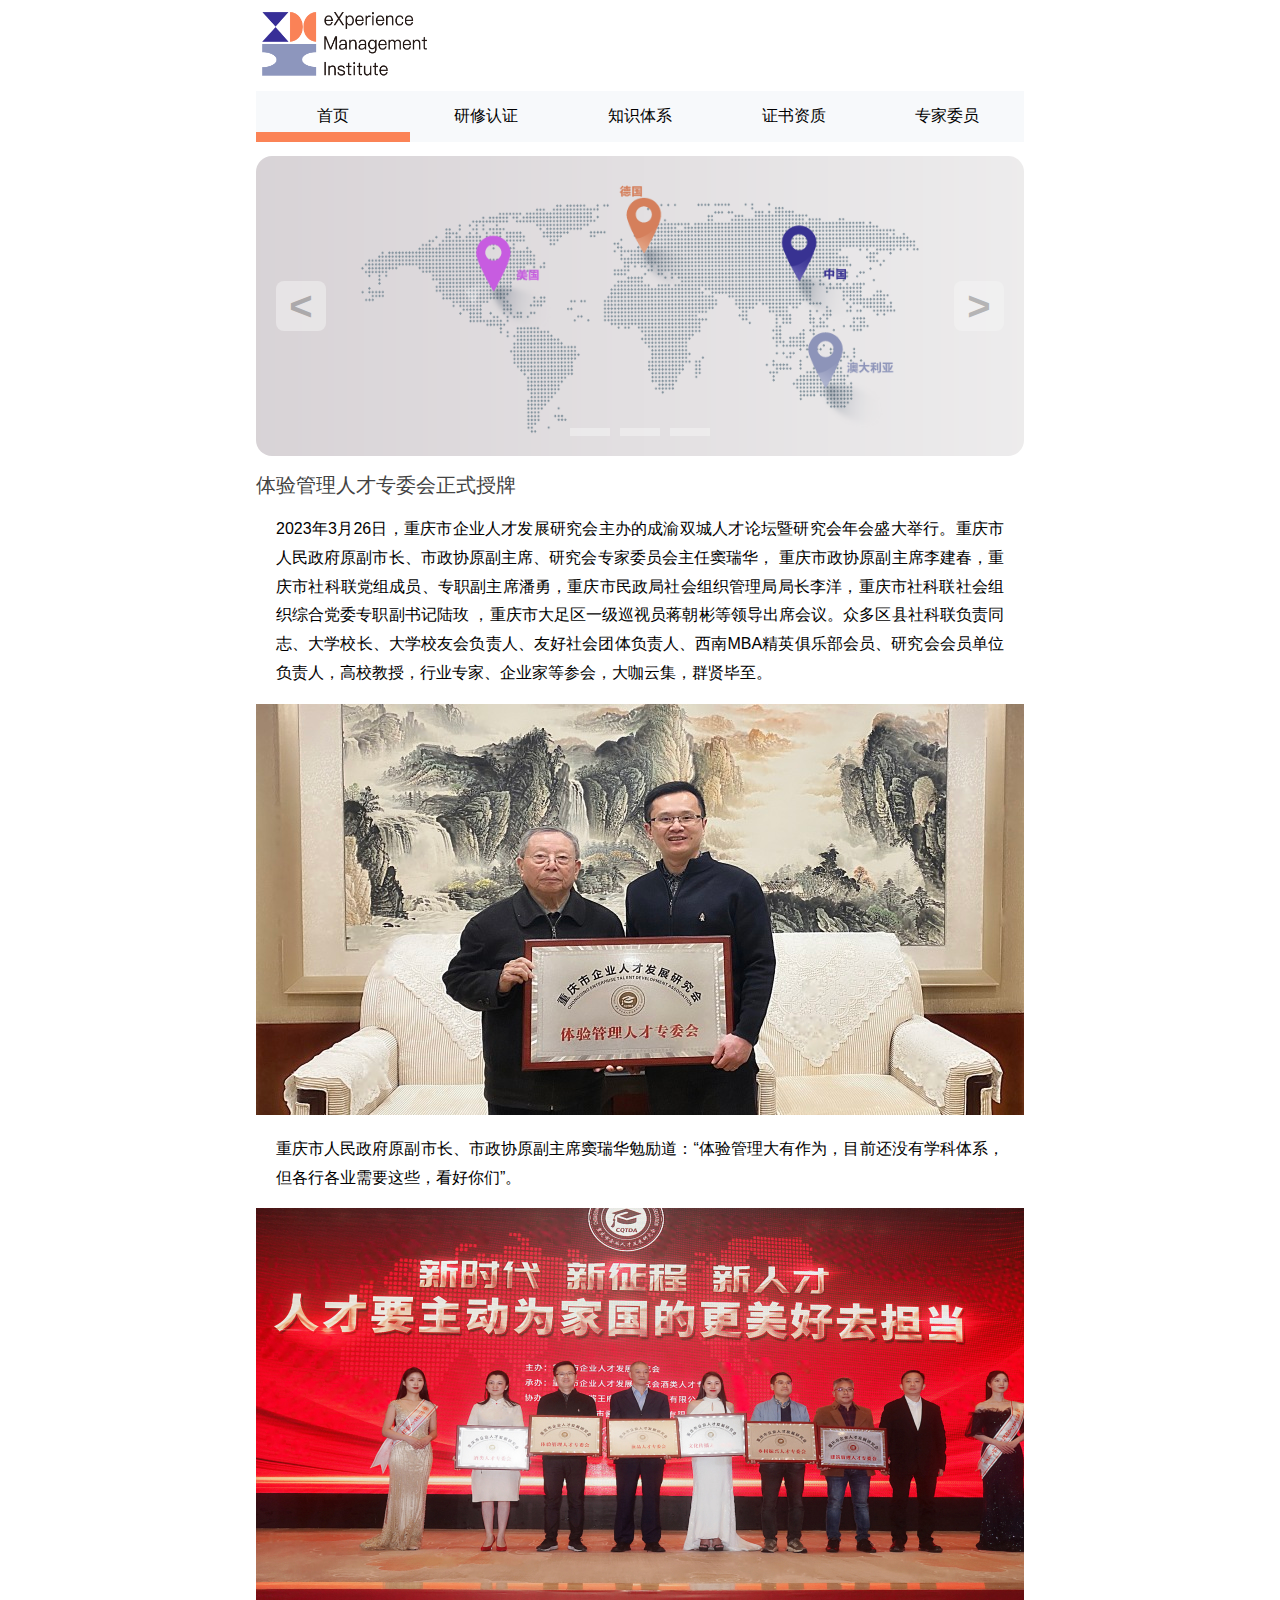
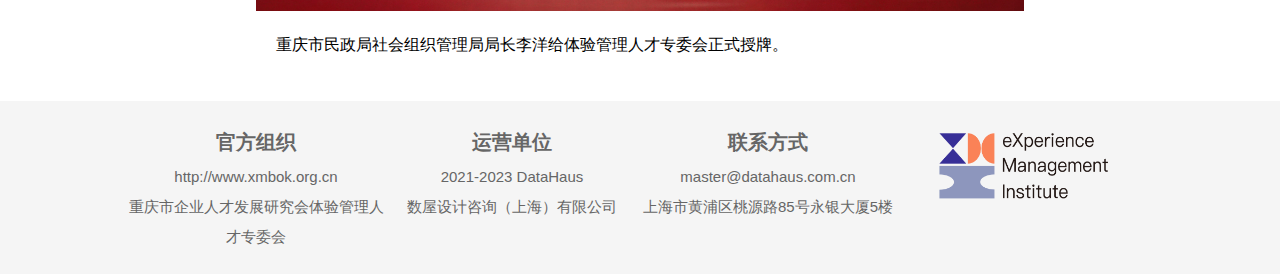
<file: index.html>
<!DOCTYPE html>
<html lang="en">

<head>
    <meta charset="UTF-8">
    <meta http-equiv="X-UA-Compatible" content="IE=edge">
    <meta name="viewport" content="width=device-width, initial-scale=1.0">
    <link rel="shortcut icon" href="./images/icon/favicon.ico">
    <link rel="stylesheet" type="text/css" href="./css/body.css">
    <link rel="stylesheet" type="text/css" href="./css/header.css">
    <link rel="stylesheet" type="text/css" href="./css/topnav.css">
    <link rel="stylesheet" type="text/css" href="./css/content.css">
    <link rel="stylesheet" type="text/css" href="./css/footer.css">
    <link rel="stylesheet" type="text/css" href="./css/show.css">
    <link rel="stylesheet" type="text/css" href="./css/carousel.css">
    <link rel="stylesheet" type="text/css" href="./css/totop.css">
    <title>首页</title>
</head>

<body>


    <script type="text/javascript" src="./js/chooseNav.js"></script>
    <script type="text/javascript" src="./js/carousel.js"></script>
    <script type="text/javascript" src="./js/goToTop.js"></script>

    <div class="container" style="min-height: 100%;display: flex;flex-direction: column;">
        <!-- 页面头 -->
        <div class="header">
            <!-- logo -->
            <div style="padding-top: 1px; margin-bottom: -1px;">
                <img src="./images/header_photo.png" style="height: 78px;">
            </div>
            <!--横向导航栏-->
            <div class="topnav">
                <ul id="navList">
                    <li id="home" class="nav-item active" onclick="window.location.href='index.html'">首页</li>
                    <li id="certification" class="nav-item" onclick="window.location.href='certification.html'">研修认证
                    </li>
                    <li id="knowledge" class="nav-item" onclick="window.location.href='knowledge.html'">知识体系</li>
                    <li id="qualification" class="nav-item" onclick="window.location.href='qualification.html'">证书资质
                    </li>
                    <li id="committee" class="nav-item" onclick="window.location.href='committee.html'">专家委员</li>
                </ul>
            </div>
        </div>



        <!-- 页面内容区域 -->
        <div class="content">

            <div class="left"></div>

            <div class="center">


                <div class="carousel">
                    <div class="container">
                        <a href="https://www.baidu.com" target="_blank"><img src="./images/first.png" /></a>
                        <a href="https://www.baidu.com" target="_blank"><img src="./images/third.png" /></a>
                        <a href="https://www.baidu.com" target="_blank"><img src="./images/second.png" /></a>
                    </div>
                    <div class="shift">
                        <div id="btn-left" class="btn left">&lt;</div>
                        <div id="btn-right" class="btn right">&gt;</div>
                    </div>
                    <div class="bottom"></div>
                </div>


                <p class=" title"><span class="title-area">体验管理人才专委会正式授牌</span></p>
                <p class="text">
                    <span
                        class="text-area">2023年3月26日，重庆市企业人才发展研究会主办的成渝双城人才论坛暨研究会年会盛大举行。重庆市人民政府原副市长、市政协原副主席、研究会专家委员会主任窦瑞华，
                        重庆市政协原副主席李建春，重庆市社科联党组成员、专职副主席潘勇，重庆市民政局社会组织管理局局长李洋，重庆市社科联社会组织综合党委专职副书记陆玫
                        ，重庆市大足区一级巡视员蒋朝彬等领导出席会议。众多区县社科联负责同志、大学校长、大学校友会负责人、友好社会团体负责人、西南MBA精英俱乐部会员、研究会会员单位负责人，高校教授，行业专家、企业家等参会，大咖云集，群贤毕至。</span>
                </p>
                <img src="./images/glory_one.jpg">
                <p class="text">
                    <span class="text-area">重庆市人民政府原副市长、市政协原副主席窦瑞华勉励道：“体验管理大有作为，目前还没有学科体系，但各行各业需要这些，看好你们”。</span>
                </p>
                <img src="./images/glory_two.jpg">
                <p class="text">
                    <span class="text-area">重庆市民政局社会组织管理局局长李洋给体验管理人才专委会正式授牌。</span>
                </p>
            </div>
            <div class="right">
                <img class="gototop" src="./images/back_top.png" width="60" id="img" onclick="javascript:window.scrollTo(0,0)">
            </div>
        </div>

        <!-- 页面底 -->
        <div class="footer">
            <div class="footer-container">
                <div class="item" name="organizations">
                    <h4>
                        <span style="font-size: 20px;">官方组织</span><br>
                        <span style="font-weight: 200;">
                            http://www.xmbok.org.cn
                        </span><br>
                        <span style="font-weight: 200;">
                            重庆市企业人才发展研究会体验管理人才专委会
                        </span>
                    </h4>
                </div>
                <div class="item" name="operating">
                    <h4>
                        <span style="font-size: 20px;">运营单位</span><br>
                        <span style="font-weight: 200;">
                            2021-2023 DataHaus
                        </span><br>
                        <span style="font-weight: 200;">
                            数屋设计咨询（上海）有限公司
                        </span>
                    </h4>
                </div>
                <div class="item" name="contact">
                    <h4><span style="font-size: 20px;">联系方式</span><br>
                        <span style="font-weight: 200;">
                            master@datahaus.com.cn
                        </span><br>
                        <span style="font-weight: 200;">
                            上海市黄浦区桃源路85号永银大厦5楼
                        </span>
                    </h4>
                </div>
                <div class="item" name="logo">
                    <img src="./images/header_photo.png" height="80px" style="padding-top: 25px;  cursor: pointer;"
                        onclick="window.location.href='index.html'">
                </div>

            </div>

        </div>


    </div>


</body>

</html>
</file>
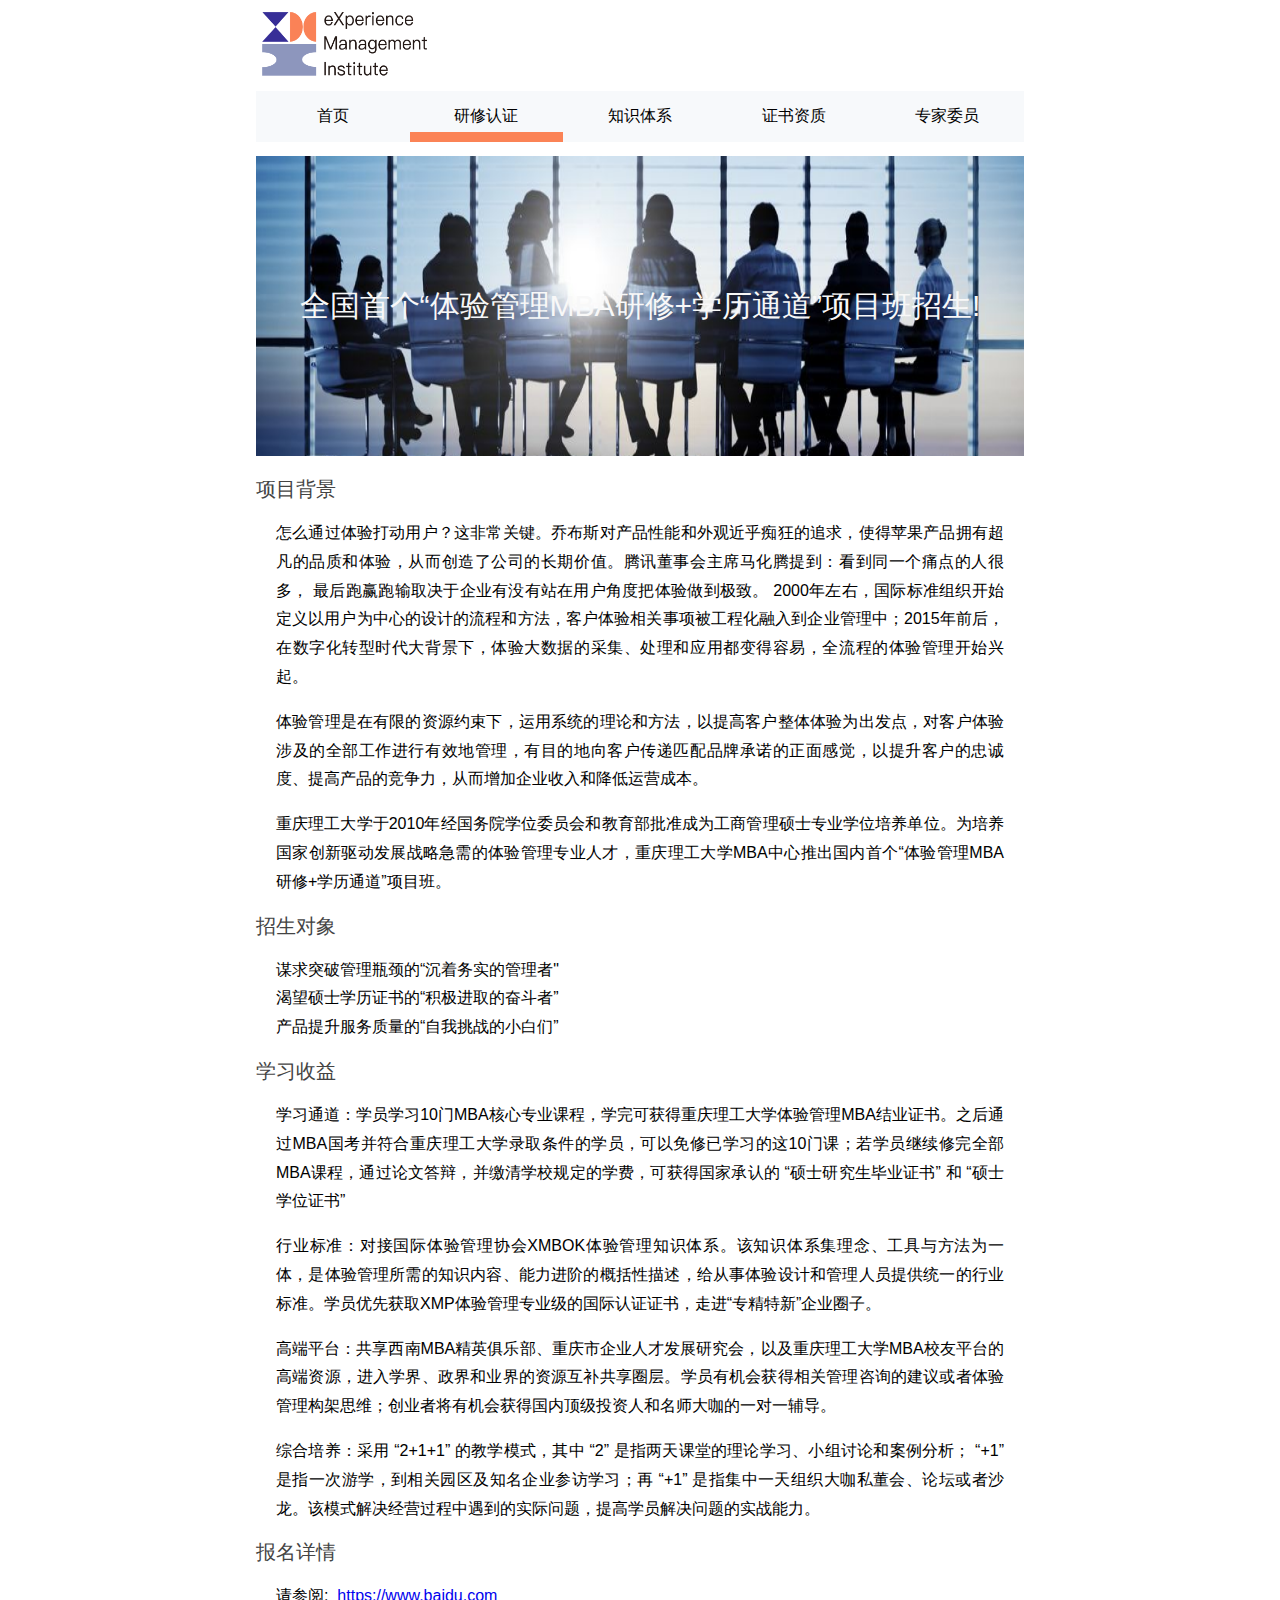
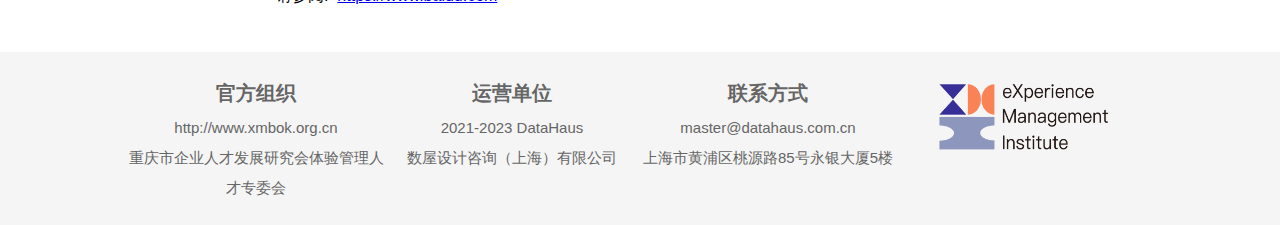
<file: certification.html>
<!DOCTYPE html>
<html lang="en">

<head>
    <meta charset="UTF-8">
    <meta http-equiv="X-UA-Compatible" content="IE=edge">
    <meta name="viewport" content="width=device-width, initial-scale=1.0">
    <link rel="shortcut icon" href="./images/icon/favicon.ico">
    <link rel="stylesheet" type="text/css" href="./css/body.css">
    <link rel="stylesheet" type="text/css" href="./css/header.css">
    <link rel="stylesheet" type="text/css" href="./css/topnav.css">
    <link rel="stylesheet" type="text/css" href="./css/content.css">
    <link rel="stylesheet" type="text/css" href="./css/footer.css">
    <link rel="stylesheet" type="text/css" href="./css/show.css">
    <link rel="stylesheet" type="text/css" href="./css/totop.css">
    <link rel="stylesheet" type="text/css" href="./css/bigImg.css">
    <title>研修认证</title>
</head>

<body>

    <script type="text/javascript" src="./js/chooseNav.js"></script>
    <script type="text/javascript" src="./js/goToTop.js"></script>

    <div class="container" style="min-height: 100%;display: flex;flex-direction: column;">
        <!-- 页面头 -->
        <div class="header">
            <!-- logo -->
            <div style="padding-top: 1px; margin-bottom: -1px;">
                <img src="./images/header_photo.png" style="height: 78px;">
            </div>
            <!--横向导航栏-->
            <div class="topnav">
                <ul id="navList">
                    <li id="home" class="nav-item" onclick="window.location.href='index.html'">首页</li>
                    <li id="certification" class="nav-item active" onclick="window.location.href='certification.html'">研修认证</li>
                    <li id="knowledge" class="nav-item" onclick="window.location.href='knowledge.html'">知识体系</li>
                    <li id="qualification" class="nav-item" onclick="window.location.href='qualification.html'">证书资质</li>
                    <li id="committee" class="nav-item" onclick="window.location.href='committee.html'">专家委员</li>
                </ul>
            </div>
        </div>

        <!-- 页面内容区域 -->
        <div class="content">
            <div class="left"></div>
            <div class="center">

                <div class="big-img" style="margin-bottom: 20px;">
                    <div class="container">
                        <img src="./images/second.png">
                        <span>
                           全国首个“体验管理MBA研修+学历通道”项目班招生!
                       </span>
                    </div>
                </div>
                

                <p class="title"><span class="title-area">项目背景</span></p>
                <p class="text">
                    <span class="text-area">
                        怎么通过体验打动用户？这非常关键。乔布斯对产品性能和外观近乎痴狂的追求，使得苹果产品拥有超凡的品质和体验，从而创造了公司的长期价值。腾讯董事会主席马化腾提到：看到同一个痛点的人很多，
                        最后跑赢跑输取决于企业有没有站在用户角度把体验做到极致。
                        2000年左右，国际标准组织开始定义以用户为中心的设计的流程和方法，客户体验相关事项被工程化融入到企业管理中；2015年前后，在数字化转型时代大背景下，体验大数据的采集、处理和应用都变得容易，全流程的体验管理开始兴起。
                    </span>
                </p>
                <p class="text">
                    <span class="text-area">
                        体验管理是在有限的资源约束下，运用系统的理论和方法，以提高客户整体体验为出发点，对客户体验涉及的全部工作进行有效地管理，有目的地向客户传递匹配品牌承诺的正面感觉，以提升客户的忠诚度、提高产品的竞争力，从而增加企业收入和降低运营成本。
                    </span>
                </p>
                <p class="text">
                    <span class="text-area">
                        重庆理工大学于2010年经国务院学位委员会和教育部批准成为工商管理硕士专业学位培养单位。为培养国家创新驱动发展战略急需的体验管理专业人才，重庆理工大学MBA中心推出国内首个“体验管理MBA研修+学历通道”项目班。    
                    </span>
                </p>
                <p class="title"><span class="title-area">招生对象</span></p>
                <p class="text">
                    <span class="text-area">谋求突破管理瓶颈的“沉着务实的管理者"<br>

                        渴望硕士学历证书的“积极进取的奋斗者”<br>
                        
                        产品提升服务质量的“自我挑战的小白们”
                    </span>
                </p>
                <p class="title"><span class="title-area">学习收益</span></p>
                <p class="text">
                    <span class="text-area">学习通道：学员学习10门MBA核心专业课程，学完可获得重庆理工大学体验管理MBA结业证书。之后通过MBA国考并符合重庆理工大学录取条件的学员，可以免修已学习的这10门课；若学员继续修完全部MBA课程，通过论文答辩，并缴清学校规定的学费，可获得国家承认的 “硕士研究生毕业证书” 和 “硕士学位证书”</span>
                </p>
                <p class="text">
                    <span class="text-area">行业标准：对接国际体验管理协会XMBOK体验管理知识体系。该知识体系集理念、工具与方法为一体，是体验管理所需的知识内容、能力进阶的概括性描述，给从事体验设计和管理人员提供统一的行业标准。学员优先获取XMP体验管理专业级的国际认证证书，走进“专精特新”企业圈子。</span>
                </p>
                <p class="text">
                    <span class="text-area">高端平台：共享西南MBA精英俱乐部、重庆市企业人才发展研究会，以及重庆理工大学MBA校友平台的高端资源，进入学界、政界和业界的资源互补共享圈层。学员有机会获得相关管理咨询的建议或者体验管理构架思维；创业者将有机会获得国内顶级投资人和名师大咖的一对一辅导。</span>
                </p>
                <p class="text">
                    <span class="text-area">综合培养：采用 “2+1+1” 的教学模式，其中 “2” 是指两天课堂的理论学习、小组讨论和案例分析； “+1” 是指一次游学，到相关园区及知名企业参访学习；再 “+1” 是指集中一天组织大咖私董会、论坛或者沙龙。该模式解决经营过程中遇到的实际问题，提高学员解决问题的实战能力。</span>
                </p>
                <p class="title"><span class="title-area">报名详情</span></p>
                <p class="text">
                    <span class="text-area">请参阅: &nbsp<a href="https://www.baidu.com">https://www.baidu.com</a></span>
                </p>
            </div>
            <div class="right">
                <img class="gototop" src="./images/back_top.png" width="60" id="img" onclick="javascript:window.scrollTo(0,0)">
            </div>
        </div>

        <!-- 页面底 -->
        <div class="footer">
            <div class="footer-container">
                <div class="item" name="organizations">
                    <h4>
                        <span style="font-size: 20px;">官方组织</span><br>
                        <span style="font-weight: 200;">
                            http://www.xmbok.org.cn
                        </span><br>
                        <span style="font-weight: 200;">
                            重庆市企业人才发展研究会体验管理人才专委会
                        </span>
                    </h4>
                </div>
                <div class="item" name="operating">
                    <h4>
                        <span style="font-size: 20px;">运营单位</span><br>
                        <span style="font-weight: 200;">
                            2021-2023 DataHaus
                        </span><br>
                        <span style="font-weight: 200;">
                            数屋设计咨询（上海）有限公司
                        </span>
                    </h4>
                </div>
                <div class="item" name="contact">
                    <h4><span style="font-size: 20px;">联系方式</span><br>
                        <span style="font-weight: 200;">
                            master@datahaus.com.cn
                        </span><br>
                        <span style="font-weight: 200;">
                            上海市黄浦区桃源路85号永银大厦5楼
                        </span>
                    </h4>
                </div>
                <div class="item" name="logo">
                    <img src="./images/header_photo.png" height="80px" style="padding-top: 25px;  cursor: pointer;"
                        onclick="window.location.href='index.html'">
                </div>

            </div>

        </div>


    </div>


</body>

</html>
</file>
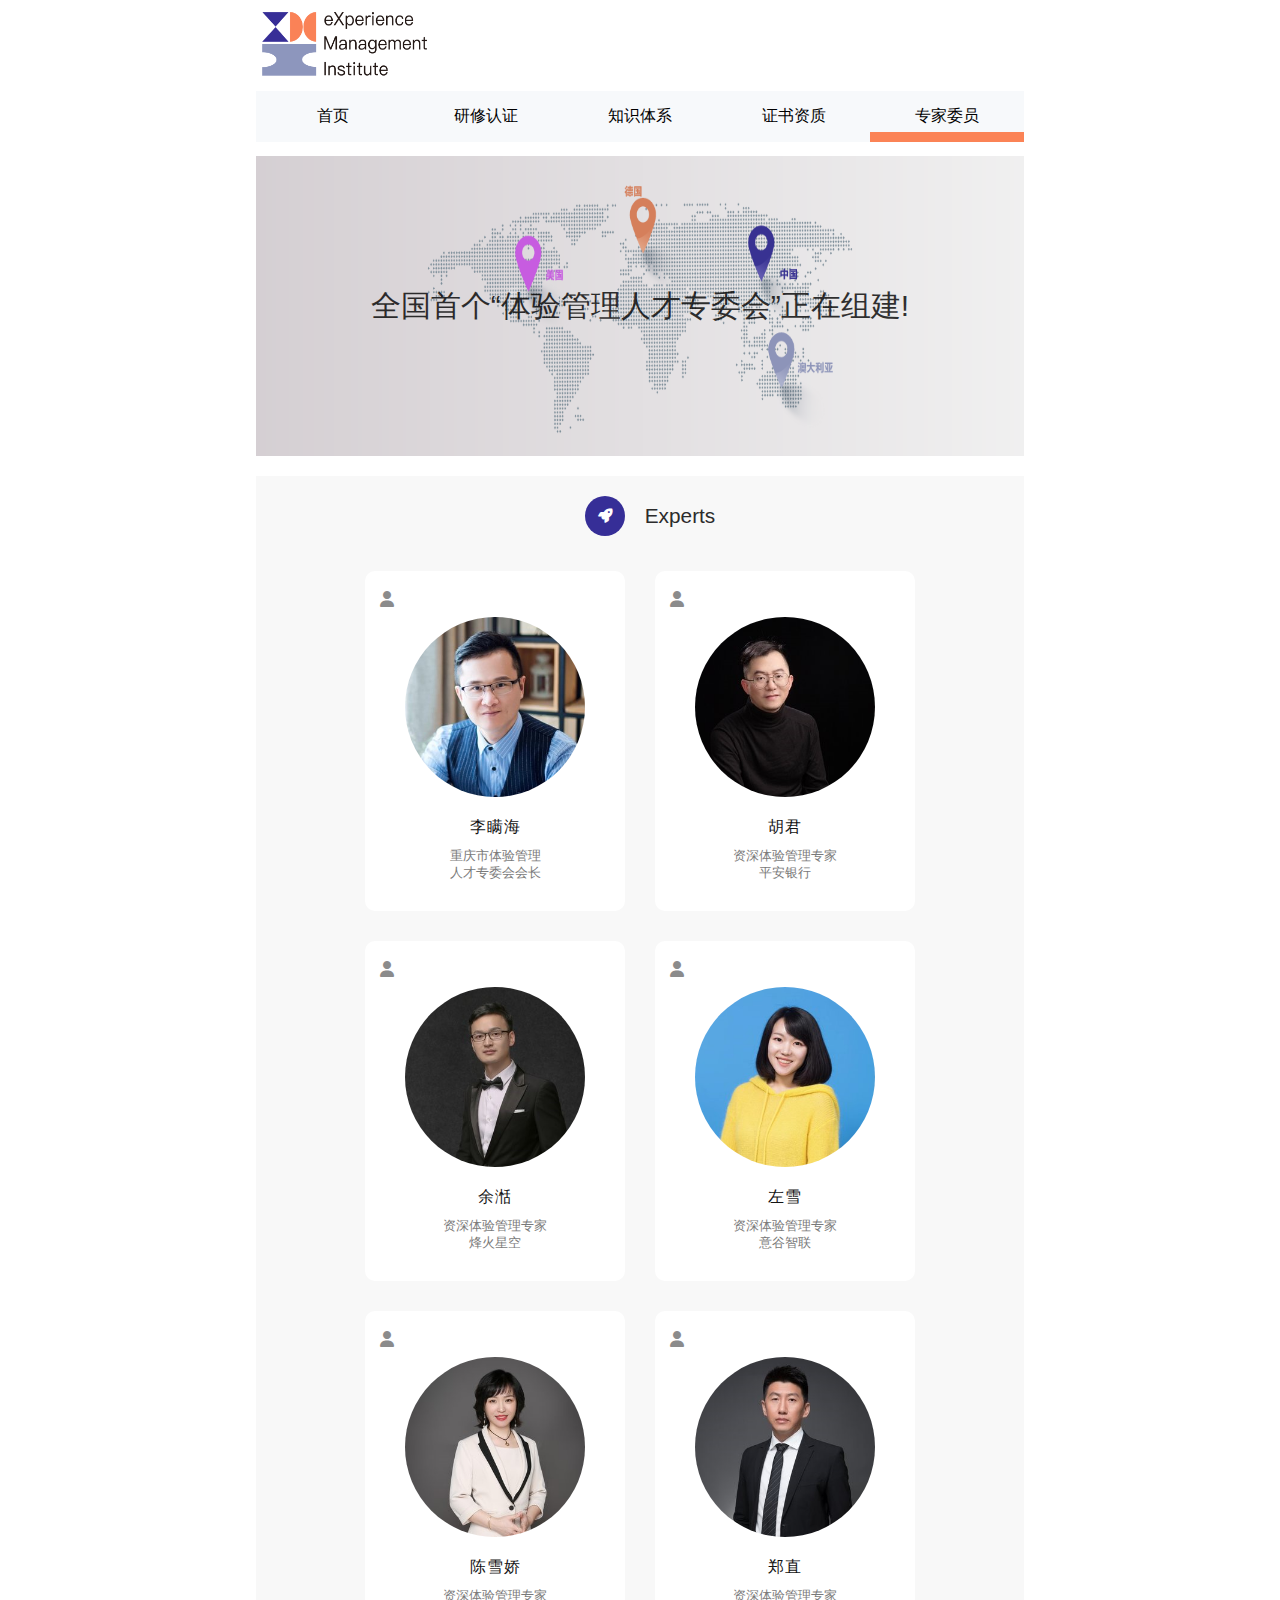
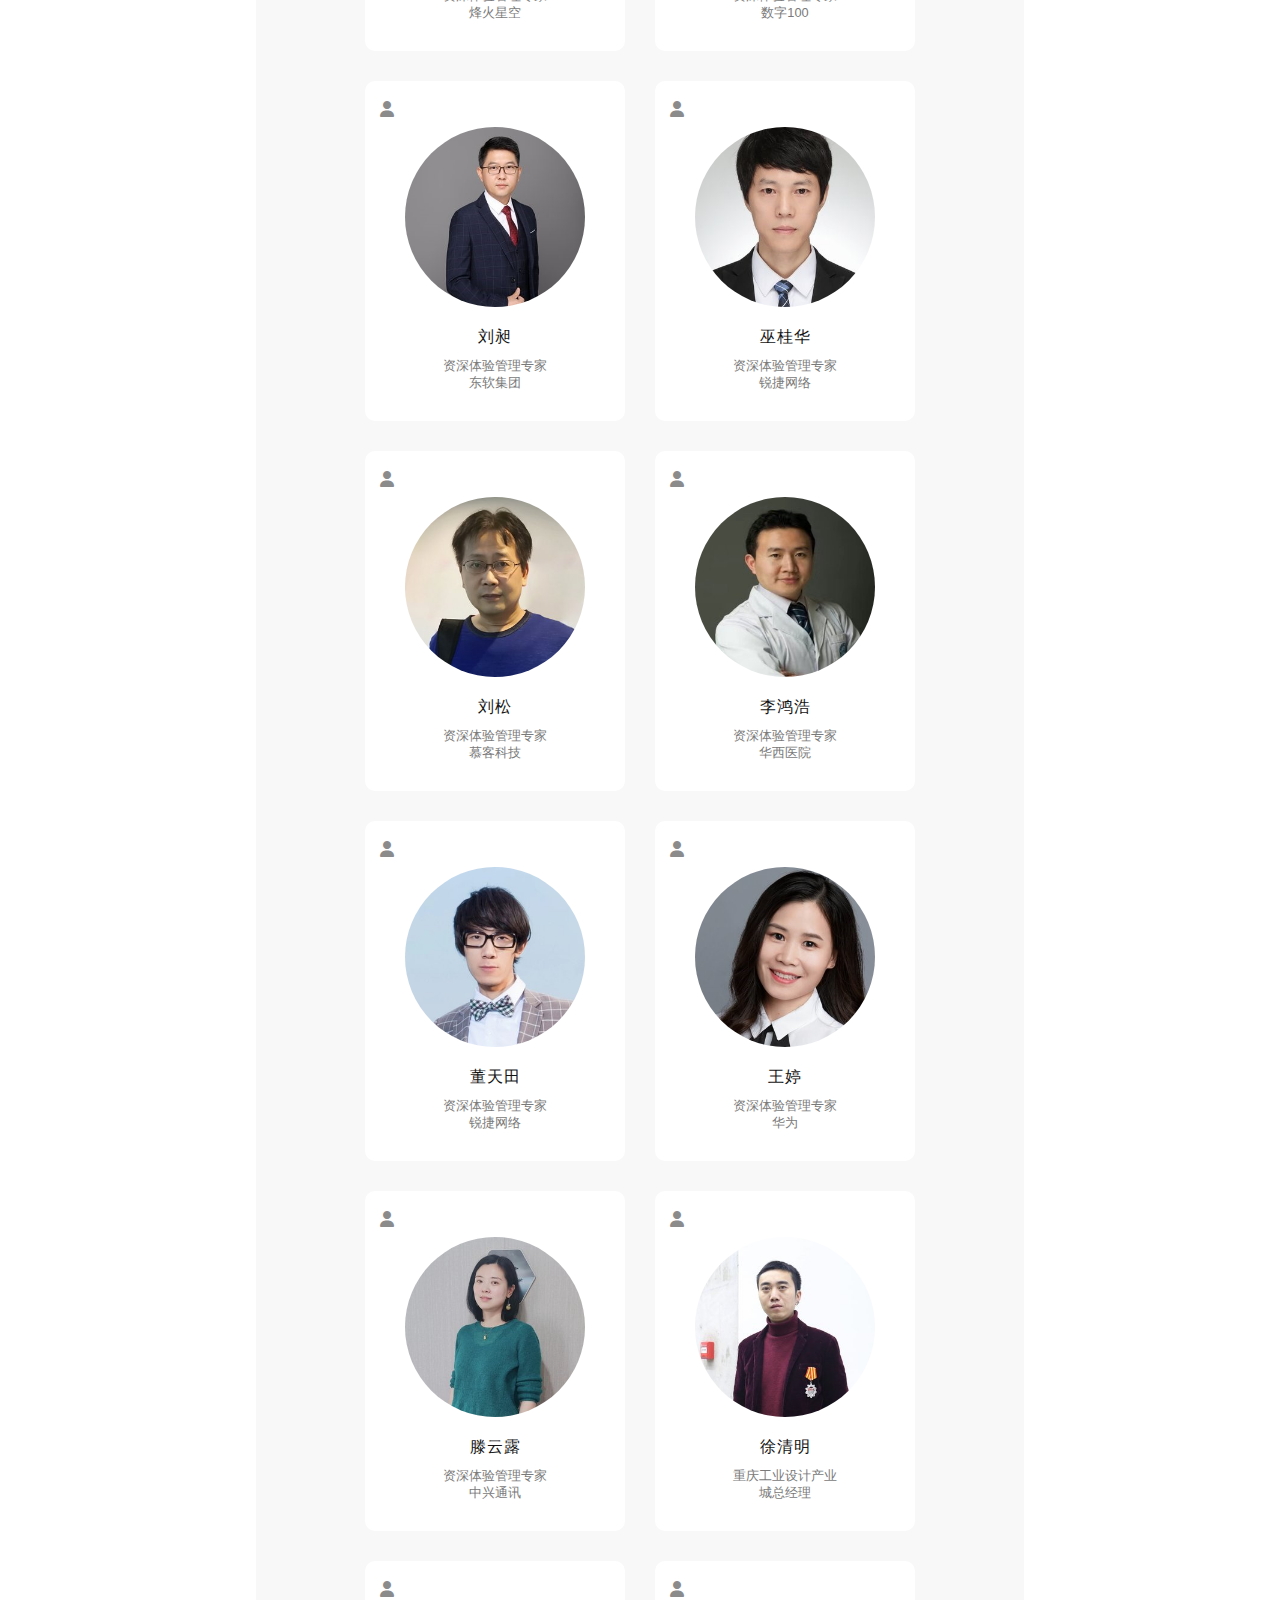
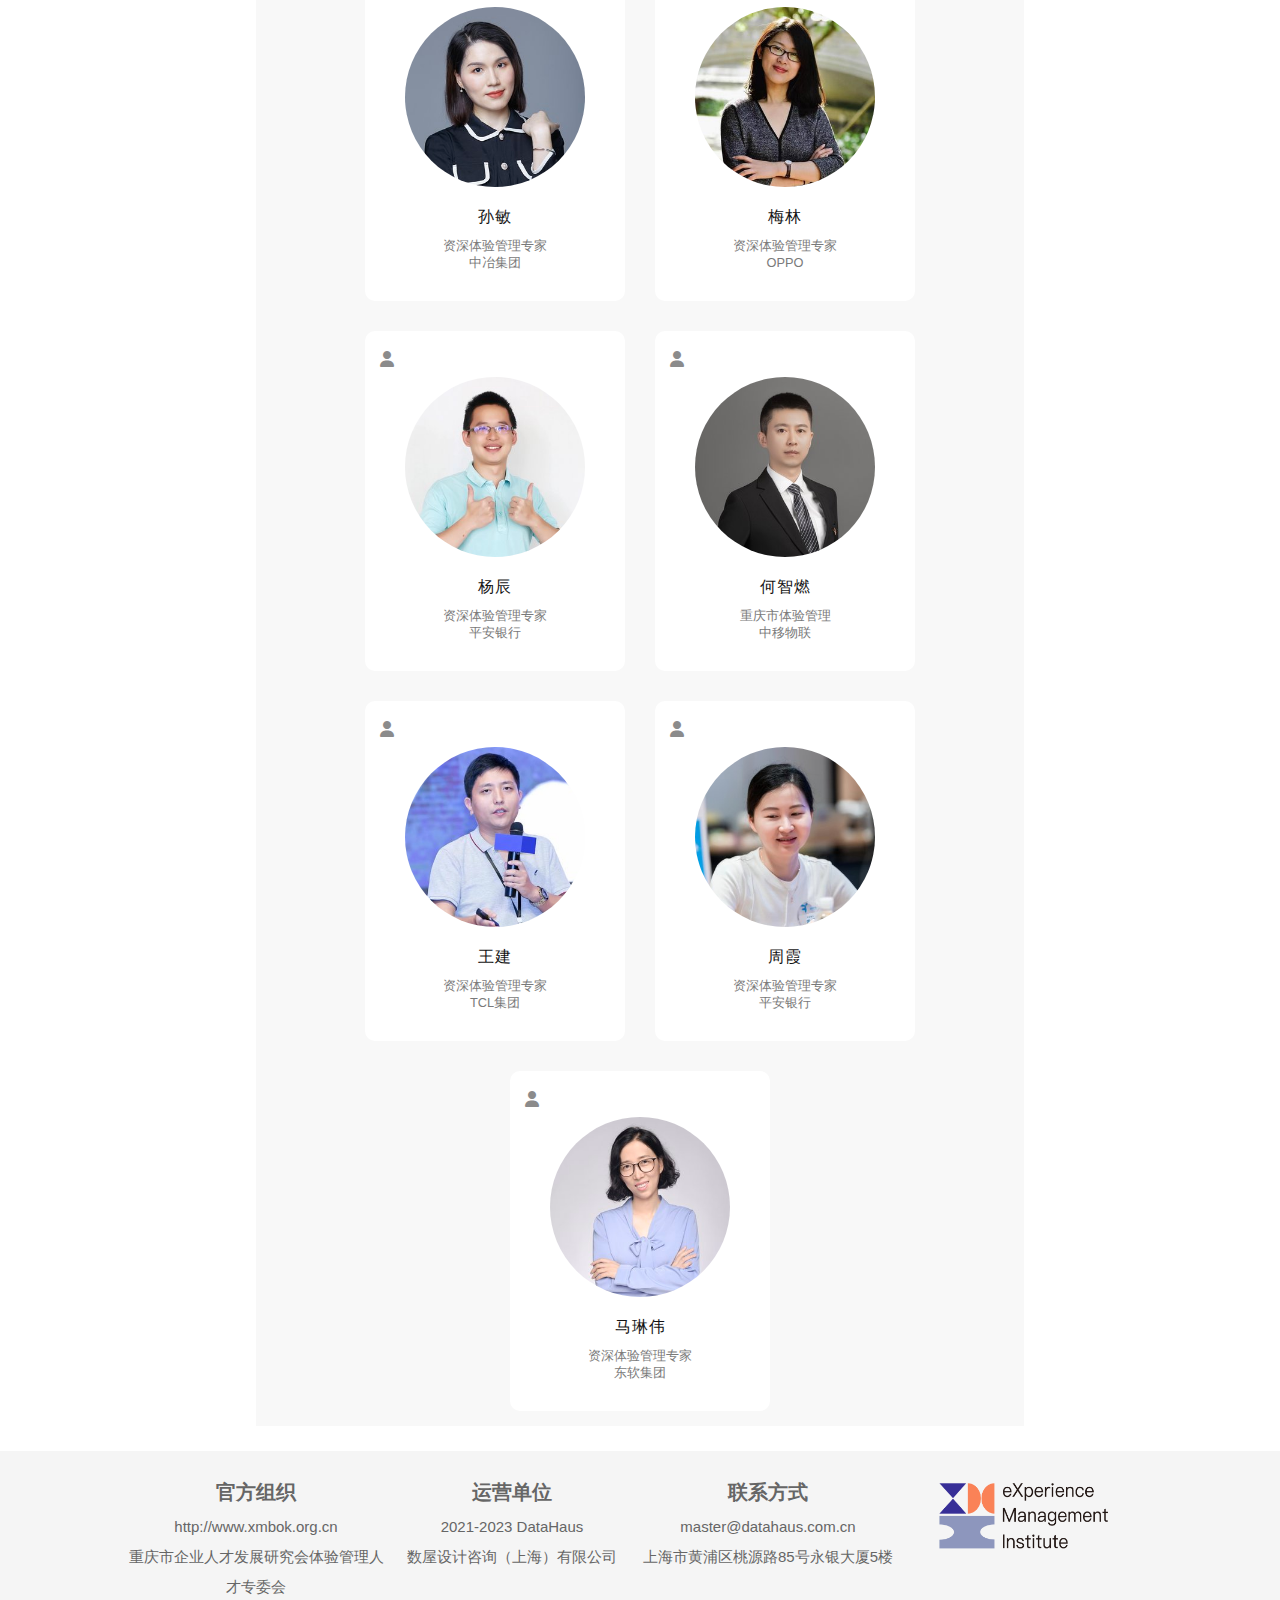
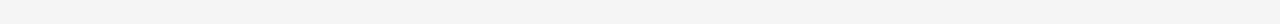
<file: committee.html>
<!DOCTYPE html>
<html lang="en">

<head>
    <meta charset="UTF-8">
    <meta http-equiv="X-UA-Compatible" content="IE=edge">
    <meta name="viewport" content="width=device-width, initial-scale=1.0">
    <link rel="shortcut icon" href="./images/icon/favicon.ico">
    <link rel="stylesheet" type="text/css" href="./css/body.css">
    <link rel="stylesheet" type="text/css" href="./css/header.css">
    <link rel="stylesheet" type="text/css" href="./css/topnav.css">
    <link rel="stylesheet" type="text/css" href="./css/content.css">
    <link rel="stylesheet" type="text/css" href="./css/footer.css">
    <link rel="stylesheet" type="text/css" href="./css/show.css">
    <link rel="stylesheet" type="text/css" href="./css/committee.css">
    <link rel="stylesheet" type="text/css" href="./css/bigImg.css">
    <link rel="stylesheet" type="text/css" href="./css/all.min.css">
    <link rel="stylesheet" type="text/css" href="./css/totop.css">
    <title>专家委员</title>
</head>

<body>


    <script type="text/javascript" src="./js/chooseNav.js"></script>
    <script type="text/javascript" src="./js/goToTop.js"></script>


    <div class="container" style="min-height: 100%;display: flex;flex-direction: column;">
        <!-- 页面头 -->
        <div class="header">
            <!-- logo -->
            <div style="padding-top: 1px; margin-bottom: -1px;">
                <img src="./images/header_photo.png" style="height: 78px;">
            </div>
            <!--横向导航栏-->
            <div class="topnav">
                <ul id="navList">
                    <li id="home" class="nav-item" onclick="window.location.href='index.html'">首页</li>
                    <li id="certification" class="nav-item" onclick="window.location.href='certification.html'">研修认证
                    </li>
                    <li id="knowledge" class="nav-item" onclick="window.location.href='knowledge.html'">知识体系</li>
                    <li id="qualification" class="nav-item" onclick="window.location.href='qualification.html'">证书资质
                    </li>
                    <li id="committee" class="nav-item active" onclick="window.location.href='committee.html'">专家委员</li>
                </ul>
            </div>
        </div>

        <!-- 页面内容区域 -->
        <div class="content">
            <div class="left"></div>
            <div class="center">

                <div class="big-img" style="margin-bottom: 20px;">
                    <div class="container">
                        <img src="./images/fifth.png">
                        <span style="color: black;opacity: 0.8;">
                            全国首个“体验管理人才专委会”正在组建!
                        </span>
                    </div>
                </div>

                <!-- member -->
                <div class="member-container">

                    <section id="team">
                        <h1 class="heading">
                            <!-- icon -->
                            <i class="fas fa-rocket"></i>
                            Experts
                        </h1>

                        <div class="container">
                            <div class="box">
                                <div class="nav">
                                    <i class="fa fa-user"></i>
                                </div>
                                <!-- img and details -->
                                <div class="details">
                                    <img src="./images/person/person_one.jpg">
                                    <strong>李瞒海</strong>
                                    <p>重庆市体验管理<br>人才专委会会长</p>
                                </div>
                            </div>


                            <div class="box">
                                <div class="nav">
                                    <i class="fa fa-user"></i>
                                </div>
                                <!-- img and details -->
                                <div class="details">
                                    <img src="./images/person/person_two.jpg">
                                    <strong>胡君</strong>
                                    <p>资深体验管理专家<br>平安银行</p>
                                </div>
                            </div>


                            <div class="box">
                                <div class="nav">
                                    <i class="fa fa-user"></i>
                                </div>
                                <!-- img and details -->
                                <div class="details">
                                    <img src="./images/person/person_third.jpg">
                                    <strong>余湉
                                    </strong>
                                    <p>资深体验管理专家<br>烽火星空
                                    </p>
                                </div>
                            </div>



                            <div class="box">
                                <div class="nav">
                                    <i class="fa fa-user"></i>
                                </div>
                                <!-- img and details -->
                                <div class="details">
                                    <img src="./images/person/person_four.jpg">
                                    <strong>左雪</strong>
                                    <p>资深体验管理专家<br>意谷智联
                                    </p>
                                </div>
                            </div>


                            <div class="box">
                                <div class="nav">
                                    <i class="fa fa-user"></i>
                                </div>
                                <!-- img and details -->
                                <div class="details">
                                    <img src="./images/person/person_five.jpg">
                                    <strong>陈雪娇</strong>
                                    <p>资深体验管理专家<br>烽火星空</p>
                                </div>
                            </div>



                            <div class="box">
                                <div class="nav">
                                    <i class="fa fa-user"></i>
                                </div>
                                <!-- img and details -->
                                <div class="details">
                                    <img src="./images/person/person_six.jpg">
                                    <strong>郑直</strong>
                                    <p>资深体验管理专家<br>数字100</p>
                                </div>
                            </div>



                            <div class="box">
                                <div class="nav">
                                    <i class="fa fa-user"></i>
                                </div>
                                <!-- img and details -->
                                <div class="details">
                                    <img src="./images/person/1.jpg">
                                    <strong>刘昶 </strong>
                                    <p>资深体验管理专家<br>东软集团</p>
                                </div>
                            </div>


                            <div class="box">
                                <div class="nav">
                                    <i class="fa fa-user"></i>
                                </div>
                                <!-- img and details -->
                                <div class="details">
                                    <img src="./images/person/4.jpg">
                                    <strong>巫桂华</strong>
                                    <p>资深体验管理专家<br>锐捷网络</p>
                                </div>
                            </div>


                            <div class="box">
                                <div class="nav">
                                    <i class="fa fa-user"></i>
                                </div>
                                <!-- img and details -->
                                <div class="details">
                                    <img src="./images/person/5.jpg">
                                    <strong>刘松</strong>
                                    <p>资深体验管理专家<br>慕客科技</p>
                                </div>
                            </div>


                            <div class="box">
                                <div class="nav">
                                    <i class="fa fa-user"></i>
                                </div>
                                <!-- img and details -->
                                <div class="details">
                                    <img src="./images/person/6.jpg">
                                    <strong>李鸿浩 </strong>
                                    <p>资深体验管理专家<br>华西医院</p>
                                </div>
                            </div>

                            <div class="box">
                                <div class="nav">
                                    <i class="fa fa-user"></i>
                                </div>
                                <!-- img and details -->
                                <div class="details">
                                    <img src="./images/person/9.jpg">
                                    <strong>董天田</strong>
                                    <p>资深体验管理专家<br>锐捷网络</p>
                                </div>
                            </div>

                            <div class="box">
                                <div class="nav">
                                    <i class="fa fa-user"></i>
                                </div>
                                <!-- img and details -->
                                <div class="details">
                                    <img src="./images/person/10.jpg">
                                    <strong>王婷</strong>
                                    <p>资深体验管理专家<br>华为</p>
                                </div>
                            </div>


                            <div class="box">
                                <div class="nav">
                                    <i class="fa fa-user"></i>
                                </div>
                                <!-- img and details -->
                                <div class="details">
                                    <img src="./images/person/11.jpg">
                                    <strong>滕云露</strong>
                                    <p>资深体验管理专家<br>中兴通讯</p>
                                </div>
                            </div>


                            <div class="box">
                                <div class="nav">
                                    <i class="fa fa-user"></i>
                                </div>
                                <!-- img and details -->
                                <div class="details">
                                    <img src="./images/person/12.jpg">
                                    <strong>徐清明</strong>
                                    <p>重庆工业设计产业<br>城总经理</p>
                                </div>
                            </div>


                            <div class="box">
                                <div class="nav">
                                    <i class="fa fa-user"></i>
                                </div>
                                <!-- img and details -->
                                <div class="details">
                                    <img src="./images/person/13.jpg">
                                    <strong>孙敏</strong>
                                    <p>资深体验管理专家<br>中冶集团</p>
                                </div>
                            </div>

                            <div class="box">
                                <div class="nav">
                                    <i class="fa fa-user"></i>
                                </div>
                                <!-- img and details -->
                                <div class="details">
                                    <img src="./images/person/15.jpg">
                                    <strong>梅林</strong>
                                    <p>资深体验管理专家<br>OPPO</p>
                                </div>
                            </div>

                            <div class="box">
                                <div class="nav">
                                    <i class="fa fa-user"></i>
                                </div>
                                <!-- img and details -->
                                <div class="details">
                                    <img src="./images/person/16.jpg">
                                    <strong>杨辰</strong>
                                    <p>资深体验管理专家<br>平安银行</p>
                                </div>
                            </div>

                            <div class="box">
                                <div class="nav">
                                    <i class="fa fa-user"></i>
                                </div>
                                <!-- img and details -->
                                <div class="details">
                                    <img src="./images/person/17.jpg">
                                    <strong>何智燃</strong>
                                    <p>重庆市体验管理<br>中移物联</p>
                                </div>
                            </div>


                            <div class="box">
                                <div class="nav">
                                    <i class="fa fa-user"></i>
                                </div>
                                <!-- img and details -->
                                <div class="details">
                                    <img src="./images/person/7.jpg">
                                    <strong>王建</strong>
                                    <p>资深体验管理专家<br>TCL集团</p>
                                </div>
                            </div>



                            <div class="box">
                                <div class="nav">
                                    <i class="fa fa-user"></i>
                                </div>
                                <!-- img and details -->
                                <div class="details">
                                    <img src="./images/person/8.jpg">
                                    <strong>周霞</strong>
                                    <p>资深体验管理专家<br>平安银行</p>
                                </div>
                            </div>



                            <div class="box">
                                <div class="nav">
                                    <i class="fa fa-user"></i>
                                </div>
                                <!-- img and details -->
                                <div class="details">
                                    <img src="./images/person/14.jpg">
                                    <strong>马琳伟</strong>
                                    <p>资深体验管理专家<br>东软集团</p>
                                </div>
                            </div>

                        </div>


                    </section>

                </div>

            </div>
            <div class="right">
                <img class="gototop" src="./images/back_top.png" width="60" id="img"
                    onclick="javascript:window.scrollTo(0,0)">
            </div>
        </div>

        <!-- 页面底 -->
        <div class="footer">
            <div class="footer-container">
                <div class="item" name="organizations">
                    <h4>
                        <span style="font-size: 20px;">官方组织</span><br>
                        <span style="font-weight: 200;">
                            http://www.xmbok.org.cn
                        </span><br>
                        <span style="font-weight: 200;">
                            重庆市企业人才发展研究会体验管理人才专委会
                        </span>
                    </h4>
                </div>
                <div class="item" name="operating">
                    <h4>
                        <span style="font-size: 20px;">运营单位</span><br>
                        <span style="font-weight: 200;">
                            2021-2023 DataHaus
                        </span><br>
                        <span style="font-weight: 200;">
                            数屋设计咨询（上海）有限公司
                        </span>
                    </h4>
                </div>
                <div class="item" name="contact">
                    <h4><span style="font-size: 20px;">联系方式</span><br>
                        <span style="font-weight: 200;">
                            master@datahaus.com.cn
                        </span><br>
                        <span style="font-weight: 200;">
                            上海市黄浦区桃源路85号永银大厦5楼
                        </span>
                    </h4>
                </div>
                <div class="item" name="logo">
                    <img src="./images/header_photo.png" height="80px" style="padding-top: 25px;  cursor: pointer;"
                        onclick="window.location.href='index.html'">
                </div>

            </div>

        </div>



    </div>



</body>

</html>
</file>
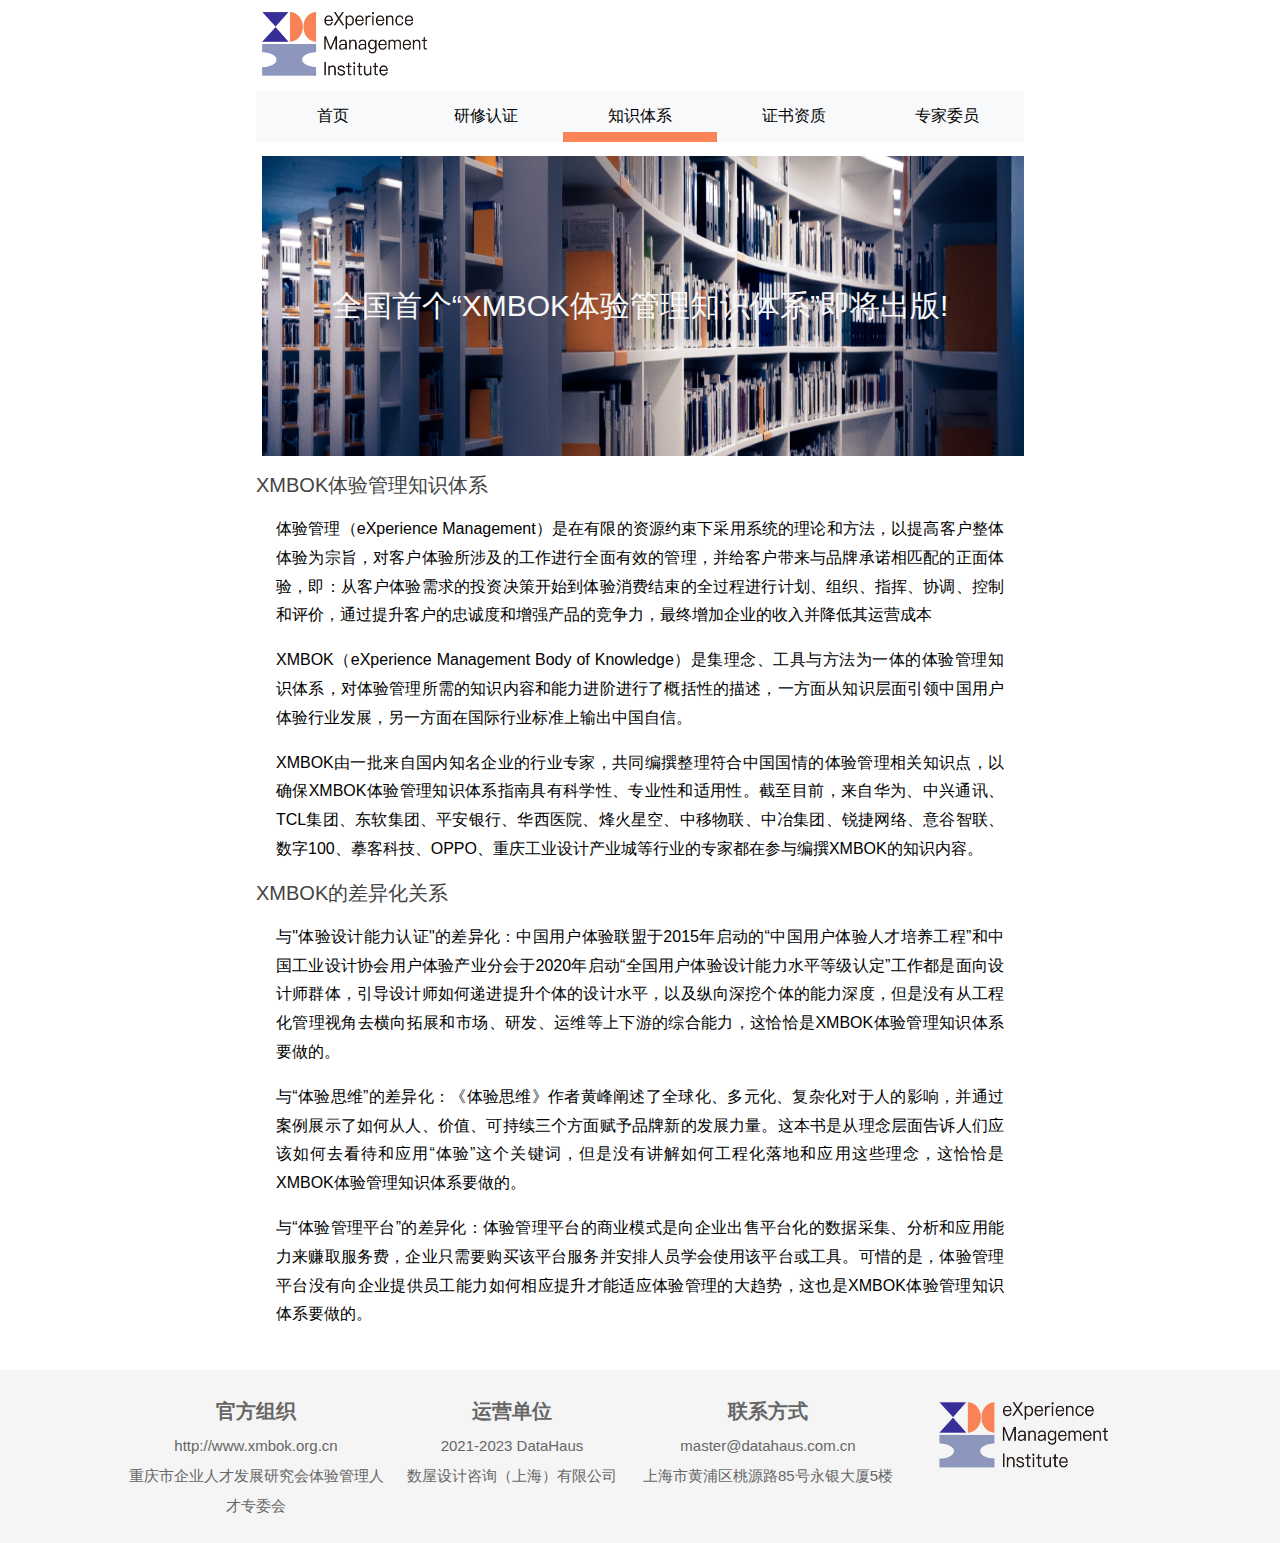
<file: knowledge.html>
<!DOCTYPE html>
<html lang="en">

<head>
    <meta charset="UTF-8">
    <meta http-equiv="X-UA-Compatible" content="IE=edge">
    <meta name="viewport" content="width=device-width, initial-scale=1.0">
    <link rel="shortcut icon" href="./images/icon/favicon.ico">
    <link rel="stylesheet" type="text/css" href="./css/body.css">
    <link rel="stylesheet" type="text/css" href="./css/header.css">
    <link rel="stylesheet" type="text/css" href="./css/topnav.css">
    <link rel="stylesheet" type="text/css" href="./css/content.css">
    <link rel="stylesheet" type="text/css" href="./css/footer.css">
    <link rel="stylesheet" type="text/css" href="./css/show.css">
    <link rel="stylesheet" type="text/css" href="./css/bigImg.css">
    <link rel="stylesheet" type="text/css" href="./css/totop.css">
    <title>知识体系</title>
</head>

<body>


    <script type="text/javascript" src="./js/chooseNav.js"></script>
    <script type="text/javascript" src="./js/goToTop.js"></script>


    <div class="container" style="min-height: 100%;display: flex;flex-direction: column;">
        <!-- 页面头 -->
        <div class="header">
            <!-- logo -->
            <div style="padding-top: 1px; margin-bottom: -1px;">
                <img src="./images/header_photo.png" style="height: 78px;">
            </div>
            <!--横向导航栏-->
            <div class="topnav">
                <ul id="navList">
                    <li id="home" class="nav-item" onclick="window.location.href='index.html'">首页</li>
                    <li id="certification" class="nav-item" onclick="window.location.href='certification.html'">研修认证
                    </li>
                    <li id="knowledge" class="nav-item active" onclick="window.location.href='knowledge.html'">知识体系</li>
                    <li id="qualification" class="nav-item" onclick="window.location.href='qualification.html'">证书资质
                    </li>
                    <li id="committee" class="nav-item" onclick="window.location.href='committee.html'">专家委员</li>
                </ul>
            </div>
        </div>




        <!-- 页面内容区域 -->
        <div class="content">
            <div class="left"></div>
            <div class="center">

                <div class="big-img">
                    <div class="container">
                        <img src="./images/third.png">
                        <span>
                           全国首个“XMBOK体验管理知识体系”即将出版!
                       </span>
                    </div>
                </div>

                <p class="title">
                    <span class="title-area">
                        XMBOK体验管理知识体系
                    </span>
                </p>

                <p class="text">
                    <span class="text-area">
                        体验管理（eXperience
                        Management）是在有限的资源约束下采用系统的理论和方法，以提高客户整体体验为宗旨，对客户体验所涉及的工作进行全面有效的管理，并给客户带来与品牌承诺相匹配的正面体验，即：从客户体验需求的投资决策开始到体验消费结束的全过程进行计划、组织、指挥、协调、控制和评价，通过提升客户的忠诚度和增强产品的竞争力，最终增加企业的收入并降低其运营成本
                    </span>
                </p>

                <p class="text">
                    <span class="text-area">
                        XMBOK（eXperience Management Body of
                        Knowledge）是集理念、工具与方法为一体的体验管理知识体系，对体验管理所需的知识内容和能力进阶进行了概括性的描述，一方面从知识层面引领中国用户体验行业发展，另一方面在国际行业标准上输出中国自信。
                    </span>
                </p>

                <p class="text">
                    <span class="text-area">
                        XMBOK由一批来自国内知名企业的行业专家，共同编撰整理符合中国国情的体验管理相关知识点，以确保XMBOK体验管理知识体系指南具有科学性、专业性和适用性。截至目前，来自华为、中兴通讯、TCL集团、东软集团、平安银行、华西医院、烽火星空、中移物联、中冶集团、锐捷网络、意谷智联、数字100、摹客科技、OPPO、重庆工业设计产业城等行业的专家都在参与编撰XMBOK的知识内容。
                    </span>
                </p>


                <p class="title">
                    <span class="title-area">
                        XMBOK的差异化关系
                    </span>
                </p>

                <p class="text">
                    <span class="text-area">
                        与"体验设计能力认证"的差异化：中国用户体验联盟于2015年启动的“中国用户体验人才培养工程”和中国工业设计协会用户体验产业分会于2020年启动“全国用户体验设计能力水平等级认定”工作都是面向设计师群体，引导设计师如何递进提升个体的设计水平，以及纵向深挖个体的能力深度，但是没有从工程化管理视角去横向拓展和市场、研发、运维等上下游的综合能力，这恰恰是XMBOK体验管理知识体系要做的。
                    </span>
                </p>

                <p class="text">
                    <span class="text-area">
                        与“体验思维”的差异化：《体验思维》作者黄峰阐述了全球化、多元化、复杂化对于人的影响，并通过案例展示了如何从人、价值、可持续三个方面赋予品牌新的发展力量。这本书是从理念层面告诉人们应该如何去看待和应用“体验”这个关键词，但是没有讲解如何工程化落地和应用这些理念，这恰恰是XMBOK体验管理知识体系要做的。
                    </span>
                </p>

                <p class="text">
                    <span class="text-area">
                        与“体验管理平台”的差异化：体验管理平台的商业模式是向企业出售平台化的数据采集、分析和应用能力来赚取服务费，企业只需要购买该平台服务并安排人员学会使用该平台或工具。可惜的是，体验管理平台没有向企业提供员工能力如何相应提升才能适应体验管理的大趋势，这也是XMBOK体验管理知识体系要做的。
                    </span>
                </p>



            </div>
            <div class="right">
                <img class="gototop" src="./images/back_top.png" width="60" id="img" onclick="javascript:window.scrollTo(0,0)">
            </div>
        </div>

        <!-- 页面底 -->
        <div class="footer">
            <div class="footer-container">
                <div class="item" name="organizations">
                    <h4>
                        <span style="font-size: 20px;">官方组织</span><br>
                        <span style="font-weight: 200;">
                            http://www.xmbok.org.cn
                        </span><br>
                        <span style="font-weight: 200;">
                            重庆市企业人才发展研究会体验管理人才专委会
                        </span>
                    </h4>
                </div>
                <div class="item" name="operating">
                    <h4>
                        <span style="font-size: 20px;">运营单位</span><br>
                        <span style="font-weight: 200;">
                            2021-2023 DataHaus
                        </span><br>
                        <span style="font-weight: 200;">
                            数屋设计咨询（上海）有限公司
                        </span>
                    </h4>
                </div>
                <div class="item" name="contact">
                    <h4><span style="font-size: 20px;">联系方式</span><br>
                        <span style="font-weight: 200;">
                            master@datahaus.com.cn
                        </span><br>
                        <span style="font-weight: 200;">
                            上海市黄浦区桃源路85号永银大厦5楼
                        </span>
                    </h4>
                </div>
                <div class="item" name="logo">
                    <img src="./images/header_photo.png" height="80px" style="padding-top: 25px;  cursor: pointer;"
                        onclick="window.location.href='index.html'">
                </div>

            </div>

        </div>


    </div>



</body>

</html>
</file>
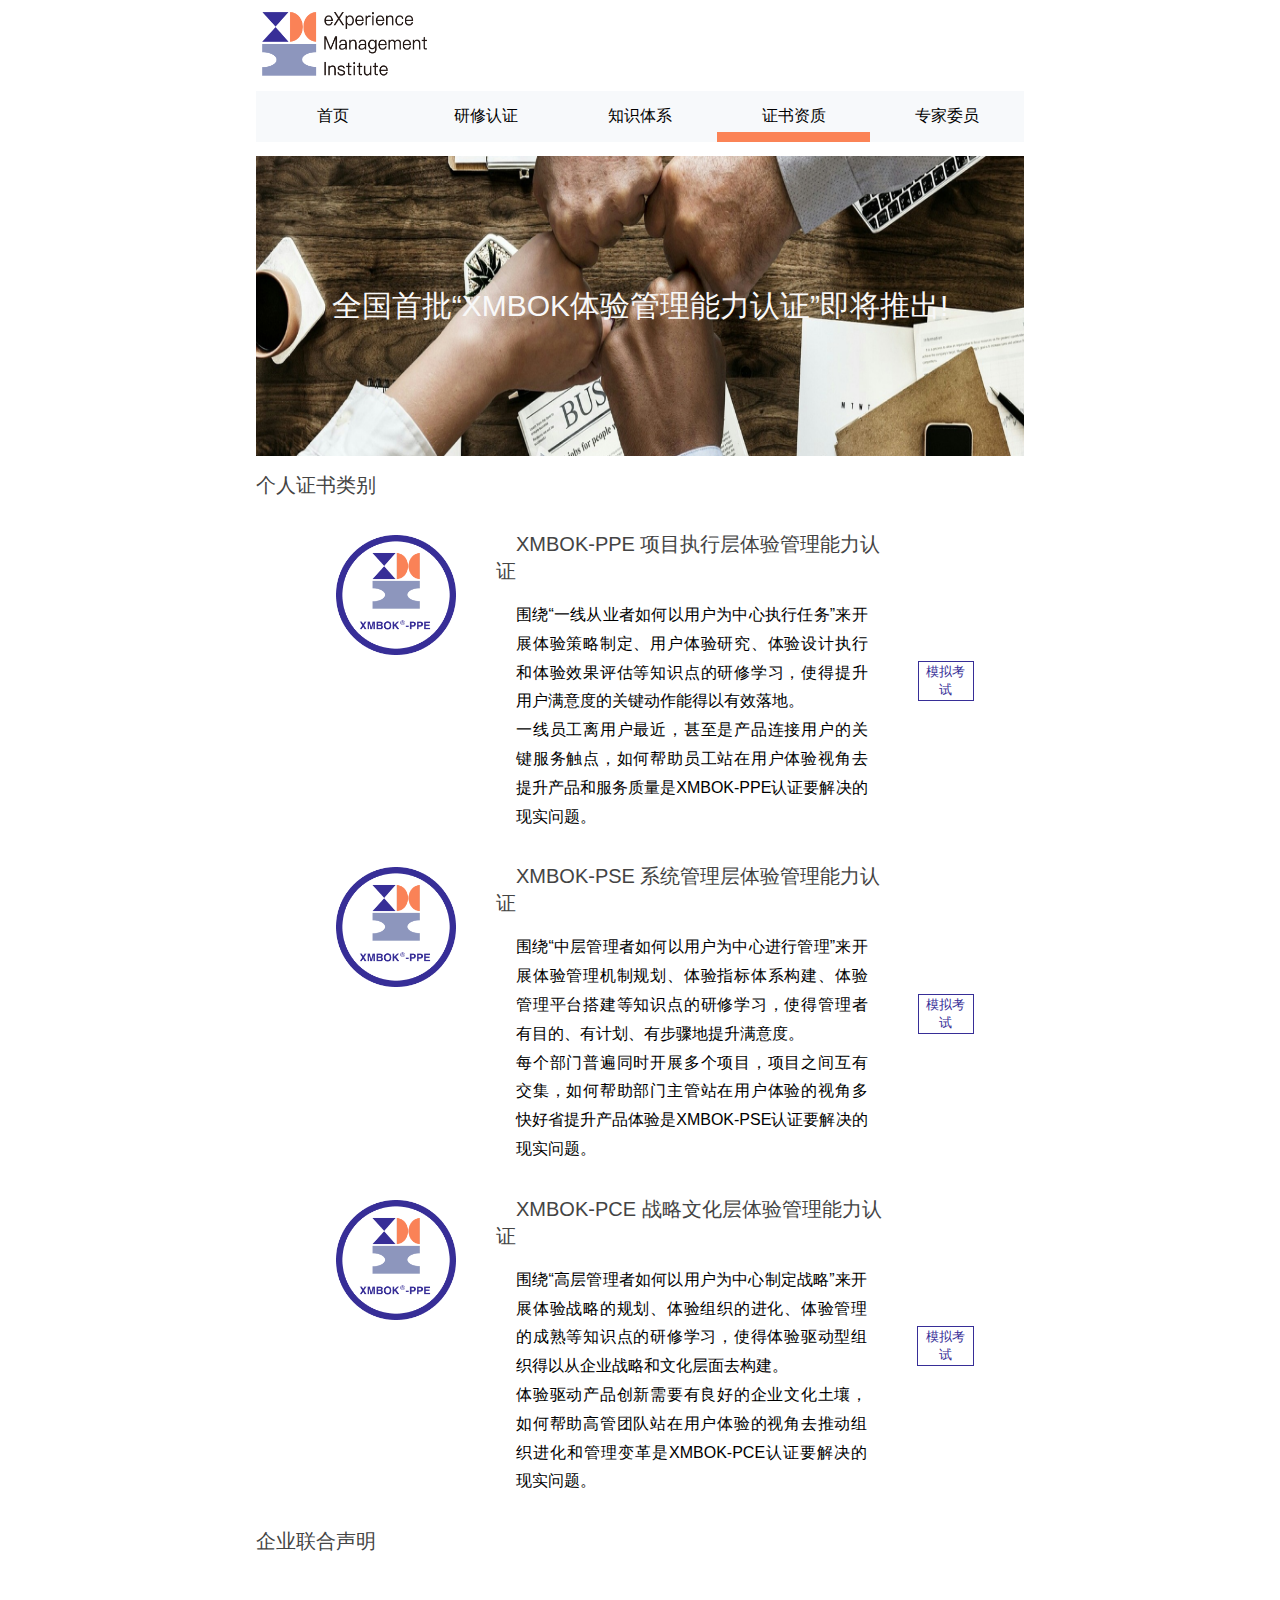
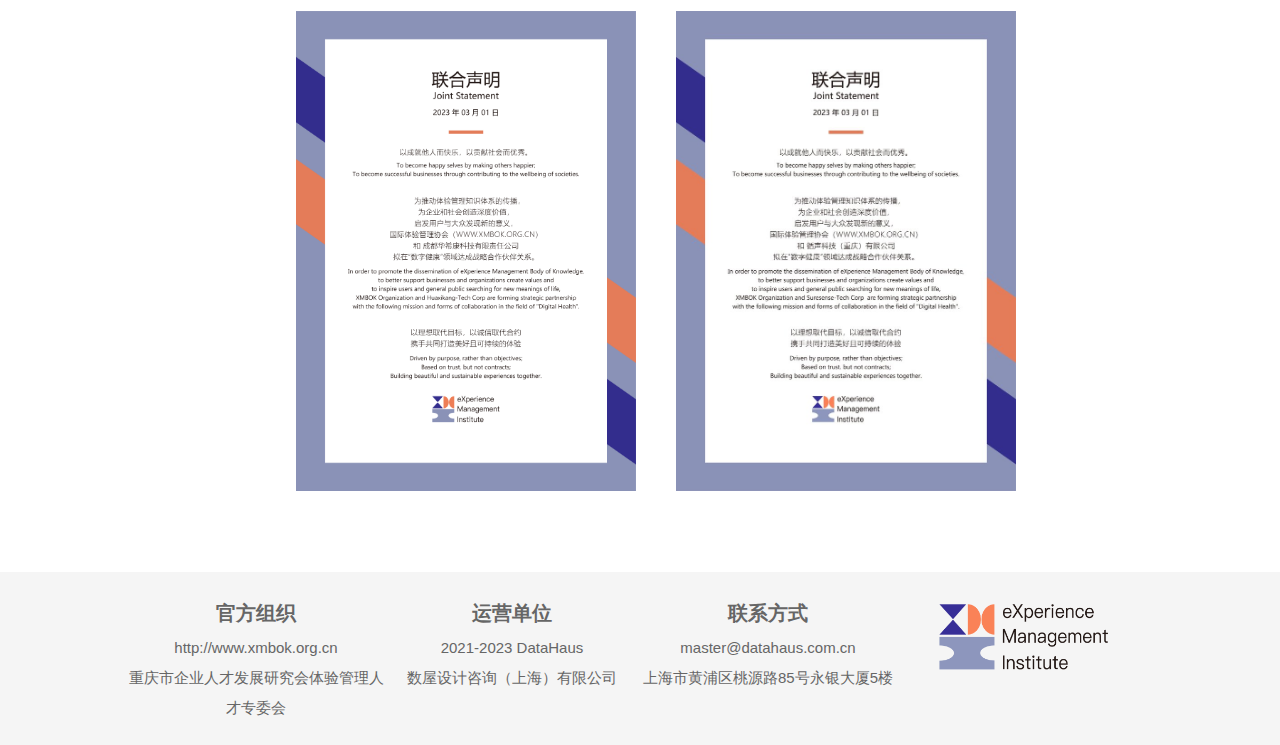
<file: qualification.html>
<!DOCTYPE html>
<html lang="en">

<head>
    <meta charset="UTF-8">
    <meta http-equiv="X-UA-Compatible" content="IE=edge">
    <meta name="viewport" content="width=device-width, initial-scale=1.0">
    <link rel="shortcut icon" href="./images/icon/favicon.ico">
    <link rel="stylesheet" type="text/css" href="./css/body.css">
    <link rel="stylesheet" type="text/css" href="./css/header.css">
    <link rel="stylesheet" type="text/css" href="./css/topnav.css">
    <link rel="stylesheet" type="text/css" href="./css/content.css">
    <link rel="stylesheet" type="text/css" href="./css/footer.css">
    <link rel="stylesheet" type="text/css" href="./css/show.css">
    <link rel="stylesheet" type="text/css" href="./css/bigImg.css">
    <link rel="stylesheet" type="text/css" href="./css/totop.css">
    <title>证书资质</title>
</head>

<body>


    <script type="text/javascript" src="./js/chooseNav.js"></script>
    <script type="text/javascript" src="./js/goToTop.js"></script>

    <div class="container" style="min-height: 100%;display: flex;flex-direction: column;">
        <!-- 页面头 -->
        <div class="header">
            <!-- logo -->
            <div style="padding-top: 1px; margin-bottom: -1px;">
                <img src="./images/header_photo.png" style="height: 78px;">
            </div>
            <!--横向导航栏-->
            <div class="topnav">
                <ul id="navList">
                    <li id="home" class="nav-item" onclick="window.location.href='index.html'">首页</li>
                    <li id="certification" class="nav-item" onclick="window.location.href='certification.html'">研修认证
                    </li>
                    <li id="knowledge" class="nav-item" onclick="window.location.href='knowledge.html'">知识体系</li>
                    <li id="qualification" class="nav-item active" onclick="window.location.href='qualification.html'">
                        证书资质</li>
                    <li id="committee" class="nav-item" onclick="window.location.href='committee.html'">专家委员</li>
                </ul>
            </div>
        </div>

        <!-- 页面内容区域 -->
        <div class="content">
            <div class="left"></div>
            <div class="center">

                <div class="big-img">
                    <div class="container">
                        <img src="./images/fourth.png">
                        <span>
                           全国首批“XMBOK体验管理能力认证”即将推出!
                       </span>
                    </div>
                </div>

                <p class="title"><span class="title-area">个人证书类别</span></p>

                <div class="glory" style="display: flex;">
                    <img src="./images/text_title.png" height="120px" style="padding-top: 20px; padding-left: 80px;">
                    <div
                        style="flex: 1; display: flex; justify-content: space-between; align-items: center; padding-left: 40px; padding-right: 50px;">
                        <div>
                            <p class="title"><span class="title-area" style="padding-left: 20px;">XMBOK-PPE
                                    项目执行层体验管理能力认证</span></p>
                            <p class="text">
                                <span class="text-area">
                                    <!-- 内容 -->
                                    围绕“一线从业者如何以用户为中心执行任务”来开展体验策略制定、用户体验研究、体验设计执行和体验效果评估等知识点的研修学习，使得提升用户满意度的关键动作能得以有效落地。
                                    <br>
                                    一线员工离用户最近，甚至是产品连接用户的关键服务触点，如何帮助员工站在用户体验视角去提升产品和服务质量是XMBOK-PPE认证要解决的现实问题。
                                </span>
                            </p>
                        </div>
                        <button>模拟考试</button> <!-- 这里放置你的按钮 -->
                    </div>
                </div>


                <div class="glory" style="display: flex;">
                    <img src="./images/text_title.png" height="120px" style="padding-top: 20px; padding-left: 80px;">
                    <div
                        style="flex: 1; display: flex; justify-content: space-between; align-items: center; padding-left: 40px; padding-right: 50px;">
                        <div>
                            <p class="title"><span class="title-area" style="padding-left: 20px;">XMBOK-PSE
                                    系统管理层体验管理能力认证</span></p>
                            <p class="text">
                                <span class="text-area">
                                    <!-- 内容 -->
                                    围绕“中层管理者如何以用户为中心进行管理”来开展体验管理机制规划、体验指标体系构建、体验管理平台搭建等知识点的研修学习，使得管理者有目的、有计划、有步骤地提升满意度。
                                    <br>
                                    每个部门普遍同时开展多个项目，项目之间互有交集，如何帮助部门主管站在用户体验的视角多快好省提升产品体验是XMBOK-PSE认证要解决的现实问题。
                                </span>
                            </p>
                        </div>
                        <button>模拟考试</button> <!-- 这里放置你的按钮 -->
                    </div>
                </div>



                <div class="glory" style="display: flex;">
                    <img src="./images/text_title.png" height="120px" style="padding-top: 20px; padding-left: 80px;">
                    <div
                        style="flex: 1; display: flex; justify-content: space-between; align-items: center; padding-left: 40px; padding-right: 50px;">
                        <div>
                            <p class="title"><span class="title-area" style="padding-left: 20px;">XMBOK-PCE
                                    战略文化层体验管理能力认证</span></p>
                            <p class="text">
                                <span class="text-area">
                                    <!-- 内容 -->
                                    围绕“高层管理者如何以用户为中心制定战略”来开展体验战略的规划、体验组织的进化、体验管理的成熟等知识点的研修学习，使得体验驱动型组织得以从企业战略和文化层面去构建。
                                    <br>
                                    体验驱动产品创新需要有良好的企业文化土壤，如何帮助高管团队站在用户体验的视角去推动组织进化和管理变革是XMBOK-PCE认证要解决的现实问题。
                                </span>
                            </p>
                        </div>
                        <button>模拟考试</button> <!-- 这里放置你的按钮 -->
                    </div>
                </div>


                <p class="title"><span class="title-area">企业联合声明</span></p>
                <p class="text">
                    <span class="text-area">
                        <div class="books" style="text-align: center; display: flex; 
                        justify-content: space-between; padding:20px;
                        overflow-x: auto; white-space: nowrap;">
                            <img src="./images/glory_book1.jpg" style="padding: 20px; height: 480px;">
                            <img src="./images/glory_book2.jpg" style="padding: 20px; height: 480px;">
                            <img src="./images/glory_book3.jpg" style="padding: 20px; height: 480px;">
                         </div>
                    </span>
                </p>



            </div>
            <div class="right">
                <img class="gototop" src="./images/back_top.png" width="60" id="img" onclick="javascript:window.scrollTo(0,0)">
            </div>
        </div>

        <!-- 页面底 -->
        <div class="footer">
            <div class="footer-container">
                <div class="item" name="organizations">
                    <h4>
                        <span style="font-size: 20px;">官方组织</span><br>
                        <span style="font-weight: 200;">
                            http://www.xmbok.org.cn
                        </span><br>
                        <span style="font-weight: 200;">
                            重庆市企业人才发展研究会体验管理人才专委会
                        </span>
                    </h4>
                </div>
                <div class="item" name="operating">
                    <h4>
                        <span style="font-size: 20px;">运营单位</span><br>
                        <span style="font-weight: 200;">
                            2021-2023 DataHaus
                        </span><br>
                        <span style="font-weight: 200;">
                            数屋设计咨询（上海）有限公司
                        </span>
                    </h4>
                </div>
                <div class="item" name="contact">
                    <h4><span style="font-size: 20px;">联系方式</span><br>
                        <span style="font-weight: 200;">
                            master@datahaus.com.cn
                        </span><br>
                        <span style="font-weight: 200;">
                            上海市黄浦区桃源路85号永银大厦5楼
                        </span>
                    </h4>
                </div>
                <div class="item" name="logo">
                    <img src="./images/header_photo.png" height="80px" style="padding-top: 25px;  cursor: pointer;"
                        onclick="window.location.href='index.html'">
                </div>

            </div>

        </div>


    </div>



</body>

</html>
</file>
<file: css/body.css>
body {
    font-family: Arial, sans-serif;
    margin: 0;
    padding: 0;
    height: 100%;
}

html{
    height: 100%;
}
</file>
<file: css/header.css>
/* 头部样式 */
.header {
    width: 60%;
    background-color: #fff;
    padding: 4px;
    margin-right: auto;
    margin-left: auto;
}
</file>
<file: css/topnav.css>
/* 导航条 */
.topnav {
  overflow: hidden;
  background-color: rgb(247, 249, 251);
  margin-top: 5px;
}

.topnav ul {
  display: flex;
  padding: 0px;
  margin: 0px;
}

/* 导航链接 */
.topnav li {
  cursor: pointer;
  float: left;
  display: block;
  color: black;
  font-size: 16px;
  text-align: center;
  padding-top: 15px;
  padding-bottom: 15px;
  flex: 1;
  position: relative;
  /* 添加相对定位 */
}

/* 鼠标进入时下半部分的1/4变成蓝色 */
.topnav li:hover::after {
  content: "";
  position: absolute;
  bottom: 0;
  left: 0;
  width: 100%;
  height: 20%;
  /* 将下半部分的1/5设为蓝色区域 */
  background-color: rgb(54, 46, 151);
  /* 设置蓝色 */
}

/* 点击后，被点击的<li>元素下半部分的1/5常亮为橙色 */
.topnav li.active::after {
  content: "";
  position: absolute;
  bottom: 0;
  left: 0;
  width: 100%;
  height: 20%;
  /* 将下半部分的1/5设为橙色区域 */
  background-color: rgb(251, 131, 86);
  /* 设置橙色 */
}
</file>
<file: css/content.css>
.content {
    display: flex;
    justify-content: space-between;
    padding-top: 10px;
    padding-bottom: 25px;
}

.left {
    background-color: #fff;
    flex:1;
}

.center {
    background-color: #fff;
    width: 60%;
    text-align: center;
}

.right {
    background-color: #fff;
    flex:1;
}
</file>
<file: css/footer.css>
.footer {
  background-color: #F5F5F5;
  height: auto;
  /* 移除固定高度，以允许内容撑开高度 */
  margin-top: auto;
  flex-wrap: wrap;
  /* 添加 flex-wrap，允许内容换行 */
  display: flex;
  justify-content: center;
  align-items: center;
}

.footer .footer-container {
  width: 80%;
  display: flex;
}

.footer .footer-container .item {
  flex: 1;
  width: auto;
  /* 默认宽度，会根据内容自动调整 */
  text-align: center;
  font-weight: 400;

}

.footer .footer-container .item h4 span {
  color: #666666;
  line-height: 2;
  font-size: 15px;
}
</file>
<file: css/show.css>
.title{
    text-align: left;
}

.title-area{
    font-size: 20px; 
    color: rgb(68, 68, 68); 
}

.text{
    text-align:justify;
    padding-left: 20px;
    padding-right: 20px;
}

.text-area{
    font-size:16px;line-height:1.8;
}

button{
    margin-left: 30px;
    width: 160px; 
    height: 40px; 
    background-color: #fff;
    color: rgb(55,46,151);
    border: rgb(55,46,151) 1px solid;
}
</file>
<file: css/carousel.css>
.carousel {
    width: 100%;
    height: 300px;

    border-radius: 16px;
    overflow: hidden;
    position: relative;

}

.carousel .container {
    width: 100%;
    height: 100%;
    padding: 0;
    margin: 0;
    position: relative;
    left: 0;
    display: flex;
    /* 过渡动画 1s */
    transition: all 1s;
}


.carousel .container a {
    width: 100%;
    height: 100%;

    flex-shrink: 0;
}

.carousel .container a img {
    width: 100%;
    height: 100%;

    object-fit: cover;
}

.carousel .shift .btn {
    /* 绝对定位且垂直居中 */
    position: absolute;
    top: 0;
    bottom: 0;
    margin: auto 0;
    color: gray;
    background-color: rgb(245, 245, 245);


    width: 50px;
    height: 50px;
    border-radius: 8px;

    font-size: 40px;
    font-weight: bold;

    /* 字符水平垂直居中 */
    line-height: 50px;
    text-align: center;

    cursor: pointer;

    user-select: none;

    /* 不透明度 0.5 */
    opacity: 0.5;
}

.carousel .shift .left {
    left: 20px;
}

.carousel .shift .right {
    right: 20px;
}

.carousel .bottom {
    position: absolute;

    bottom: 20px;

    /* 绝对定位水平居中 */
    left: 0;
    right: 0;
    margin: 0 auto;

    /* 宽度等同于内容宽度 */
    width: max-content;

    display: flex;
    /* 指示器间距 */
    gap: 10px;
}

.carousel .bottom .indicator {
    height: 8px;
    width: 40px;

    background-color: rgb(245, 245, 245);

    opacity: 0.5;
    cursor: pointer;
}

.carousel:hover .bottom .indicator {
    opacity: 1;
}

.carousel:hover .shift .btn {
    opacity: 1;
}
</file>
<file: css/totop.css>
.gototop {
    position: fixed;
    right: 20px;
    bottom: 20px;
    text-align: center;
    width: 50px;
    height: 50px;
    line-height: 90px;
    color: #fff;
    border-radius: 50%;
    cursor: pointer;
    display: none;
}
</file>
<file: css/bigImg.css>
.big-img {
    width: 100%;
    height: 300px;
}

.big-img .container {
    width: 100%;
    height: 100%;
    padding: 0;
    margin: 0;
    position: relative;
}

.big-img .container img {
    width: 100%;
    height: 100%;
    object-fit: fill;
}

.big-img .container span {
    width: 1000px;
    font-size: 30px;
    font-weight: bolder;
    position: absolute;
    opacity: 1;
    font-weight: 500;
    color: #f8f8f8;
    top: 50%;
    left: 50%;
    transform:translate(-50%,-50%);
}
</file>
<file: css/committee.css>
.member-container {
  margin: 0px;
  padding: 0px;
  background-color: #f8f8f8;
}


.member-container * {
  box-sizing: border-box;
}


.member-container a {
  text-decoration: none;
}

.member-container #team {
  width: 100%;
  height: auto;
  display: flex;
  justify-content: center;
  align-items: center;
  flex-direction: column;
}


.member-container .heading {
  font-size: 1.3rem;
  color: #2c2c2c;
  font-weight: 500;
  display: flex;
  align-items: center;
  margin: 20px;
}


.member-container .heading i {
  background-color: rgb(54, 46, 151);
  box-shadow: 2px 5px 30px rbga(80, 123, 252, 0.4);
  color: #ffffff;
  width: 40px;
  height: 40px;
  display: flex;
  justify-content: center;
  align-items: center;
  font-size: 0.9rem;
  margin: 0px 20px;
  border-radius: 100%;
}

.member-container .box {
  width: 260px;
  height: 340px;
  background-color: #ffffff;
  box-shadow: 2px 2px 30px rgba(0, 0, 0, 0, 05);
  flex-direction: column;
  align-items: center;
  justify-content: space-between;
  display: flex;
  padding: 15px;
  border-radius: 10px;
  margin: 15px;
  position: relative;
}


.member-container .container {
  display: flex;
  justify-content: center;
  align-items: center;
  flex-wrap: wrap;
}




.fa-user {
  color: rgb(139, 139, 139);
}

.nav {
  margin-top: 5px;
  display: flex;
  justify-content: space-between;
  align-items: center;
  width: 100%;
}



.details {
  display: flex;
  justify-content: center;
  align-items: center;
  flex-direction: column;
  margin: 10px;
}

.details img {
  width: 180px;
  height: 180px;
  border-radius: 50%;
  overflow: hidden;
  object-fit: cover;
  object-position: center;
  margin-bottom: 20px;
}


.details strong {
  font-weight: 500;
  color: #141414;
  letter-spacing: 1px;
}

.details p {
  font-size: 0.8rem;
  color: #7a7a7a;
  margin: 10px 0px;
  margin-bottom: 20px;
}


.btn a {
  color: #8b8b8b;
  padding: 8px 22px;
  border-radius: 20px;
  font-size: 0.9rem;
}

.btn a i {
  margin-right: 10px;
}

.btn a:hover {
  color: #fff;
  background-color: #507bfc;
  box-shadow: 2px 5px 15px rgba(80, 123, 252, 0.5);
  transition: all ease 0.3s;
}


.box:hover {
  box-shadow: 2px 2px 30px rgba(4, 15, 29, 0.1);
  transform: scale(1.01);
  transition: all ease 0.1s;
}
</file>
